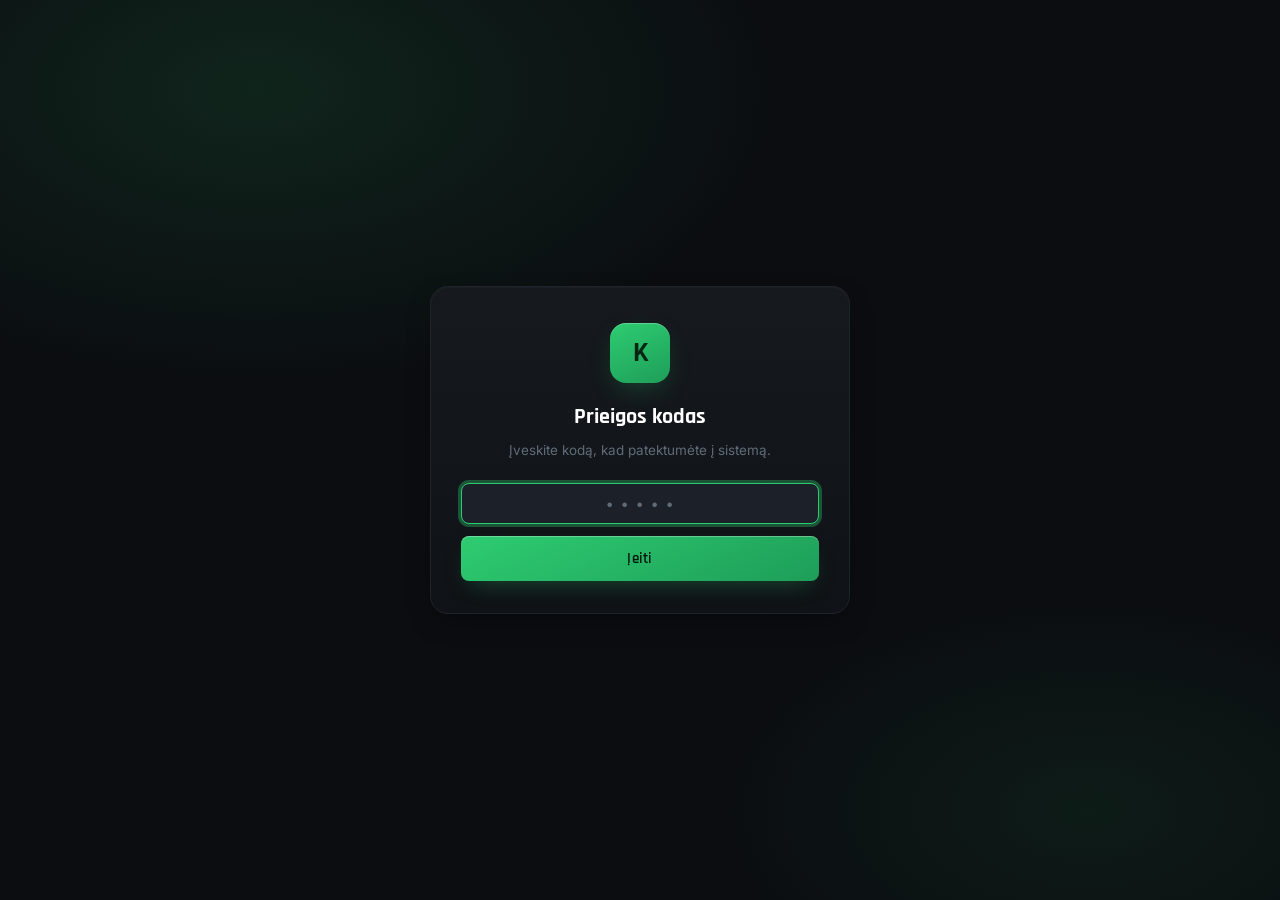
<file: index.html>
<!DOCTYPE html>
<html lang="lt">
<head>
    <meta charset="UTF-8">
    <meta name="viewport" content="width=device-width, initial-scale=1.0">
    <title>KFL Skelbimų Centras + Manager</title>
    <link rel="preconnect" href="https://fonts.googleapis.com">
    <link rel="preconnect" href="https://fonts.gstatic.com" crossorigin>
    <link href="https://fonts.googleapis.com/css2?family=Rajdhani:wght@500;600;700&family=Inter:wght@400;500;600;700&display=swap" rel="stylesheet">
    <link rel="stylesheet" href="style.css">
</head>
<body>

<script>
  (function () {
    try {
      if (localStorage.getItem("kfl_access_v2") === "granted") {
        document.documentElement.classList.add("kfl-unlocked");
      }
    } catch (e) {}
  })();
</script>

<!-- PRIEIGOS UŽSKLANDA -->
<div class="gate-overlay" id="gateOverlay">
  <div class="gate-card" id="gateCard">
    <div class="gate-crest"><span class="gate-crest__mark">K</span></div>
    <div class="gate-content" id="gateContent">
      <h2>Prieigos kodas</h2>
      <p>Įveskite kodą, kad patektumėte į sistemą.</p>
      <form id="gateForm" class="gate-form" novalidate autocomplete="off">
        <input type="text" id="gateInput" class="gate-input" placeholder="• • • • •" autocomplete="off" autocapitalize="characters" spellcheck="false" maxlength="12">
        <button type="submit" class="btn btn--primary gate-submit"><span>Įeiti</span></button>
      </form>
      <p class="gate-error" id="gateError" hidden>Neteisingas kodas. Bandykite dar kartą.</p>
    </div>

    <div class="gate-coach" id="gateCoach" hidden>
      <h2>Komandos pavadinimas</h2>
      <p>Įveskite savo komandos pavadinimą.</p>
      <form id="coachForm" class="gate-form" novalidate>
        <input type="text" id="coachTeamName" class="gate-input" placeholder="Komandos pavadinimas" autocomplete="off">
        <button type="submit" class="btn btn--primary gate-submit"><span>Išsaugoti</span></button>
      </form>
      <p class="gate-error" id="coachError" hidden>Įveskite komandos pavadinimą.</p>
    </div>

    <div class="gate-success" id="gateSuccess" hidden>
      <div class="gate-success__ring"></div>
      <div class="gate-success__ring gate-success__ring--2"></div>
      <span class="gate-success__icon">✓</span>
      <p id="gateSuccessText">Prieiga suteikta</p>
    </div>
  </div>
</div>

<div class="pitch-lines" aria-hidden="true"></div>

<!-- PAGRINDINIS TURINYS -->
<div class="app" id="appRoot">
  <header class="header">
    <div class="header__brand">
      <div class="crest"><span class="crest__mark">K</span></div>
      <div class="header__text">
        <h1>KFL <span>Sistema</span></h1>
        <p id="headerSubtitle">Klasės Futbolo Lyga · Valdymas</p>
      </div>
    </div>
    <div class="header__user" id="headerUser"></div>
  </header>

  <nav class="main-nav">
    <button class="nav-btn is-active" data-section="announcements" id="navAnnouncements">📢 Pranešimai</button>
    <button class="nav-btn" data-section="schedule" id="navSchedule">🗓️ Tvarkaraštis</button>
    <button class="nav-btn" data-section="results" id="navResults">🏆 Rezultatai</button>
    <button class="nav-btn nav-btn--manager" data-section="manager" id="navManager">⚽ KFL Manager</button>
  </nav>

  <main class="layout">
    <!-- SKELBIMŲ CENTRAS -->
    <section class="panel panel--form" id="sectionAnnouncements">
      <div class="card">
        <div class="card__head">
          <span class="card__eyebrow">01 · Turinys</span>
          <h2>Pranešimo turinys</h2>
        </div>
        <form id="announcementForm" class="form" novalidate>
          <div class="field">
            <label for="annTitle">Antraštė</label>
            <input type="text" id="annTitle" placeholder="Pvz. Naujas sezonas prasideda!" autocomplete="off">
          </div>
          <div class="field">
            <label for="annContent">Žinutės tekstas</label>
            <textarea id="annContent" rows="6" placeholder="Parašykite pranešimo turinį..."></textarea>
          </div>
          <div class="field">
            <label for="annEmoji">Emoji <span class="field__hint">(neprivaloma)</span></label>
            <input type="text" id="annEmoji" placeholder="⚽" maxlength="4" autocomplete="off">
          </div>
          <button type="submit" class="btn btn--primary">Siųsti į Discord</button>
        </form>
      </div>
    </section>

    <section class="panel panel--form" id="sectionSchedule" hidden>
      <div class="card">
        <div class="card__head">
          <span class="card__eyebrow">01 · Turinys</span>
          <h2>Tvarkaraščio informacija</h2>
        </div>
        <form id="scheduleForm" class="form" novalidate>
          <div class="field">
            <label for="scheduleText">Aprašymas / tvarkaraštis</label>
            <textarea id="scheduleText" rows="10" placeholder="Įrašykite visą tvarkaraštį arba informaciją..."></textarea>
          </div>
          <button type="submit" class="btn btn--primary">Siųsti į Discord</button>
        </form>
      </div>
    </section>

    <section class="panel panel--form" id="sectionResults" hidden>
      <div class="card">
        <div class="card__head">
          <span class="card__eyebrow">01 · Turinys</span>
          <h2>Rungtynių rezultatas</h2>
        </div>
        <form id="resultsForm" class="form" novalidate>
          <div class="field-row">
            <div class="field">
              <label for="resTeamA">Komanda A</label>
              <input type="text" id="resTeamA" list="teamsList" placeholder="Komanda A" autocomplete="off">
            </div>
            <div class="field field--score">
              <label for="resScoreA">Įvarčiai</label>
              <input type="number" id="resScoreA" min="0" max="99" placeholder="0">
            </div>
          </div>
          <div class="field-row">
            <div class="field">
              <label for="resTeamB">Komanda B</label>
              <input type="text" id="resTeamB" list="teamsList" placeholder="Komanda B" autocomplete="off">
            </div>
            <div class="field field--score">
              <label for="resScoreB">Įvarčiai</label>
              <input type="number" id="resScoreB" min="0" max="99" placeholder="0">
            </div>
          </div>
          <datalist id="teamsList"></datalist>
          <button type="submit" class="btn btn--primary">Siųsti į Discord</button>
        </form>
      </div>
    </section>

    <!-- KFL MANAGER -->
    <section class="panel panel--manager" id="sectionManager" hidden>
      <div class="manager-header">
        <h2>⚽ KFL MANAGER</h2>
        <div class="budget-box" id="budgetBox">
          <div><span>Biudžetas:</span> <strong id="budgetTotal">150,000,000 €</strong></div>
          <div><span>Išleista:</span> <strong id="budgetSpent">0 €</strong></div>
          <div><span>Liko:</span> <strong id="budgetLeft">150,000,000 €</strong></div>
        </div>
      </div>

      <div class="manager-columns">
        <!-- MY TEAM -->
        <div class="card team-card">
          <div class="card__head">
            <span class="card__eyebrow">My Team</span>
            <h2 id="myTeamTitle">Mano komanda</h2>
          </div>
          <div id="myTeamList" class="player-list"></div>
        </div>

        <!-- TRANSFER MARKET -->
        <div class="card market-card">
          <div class="card__head">
            <span class="card__eyebrow">Transfer Market</span>
            <h2>Žaidėjų rinka</h2>
          </div>
          <div id="marketList" class="player-list"></div>
        </div>
      </div>

      <!-- ADMIN VALDYMAS -->
      <div class="card admin-panel" id="adminPanel" hidden>
        <div class="card__head">
          <span class="card__eyebrow">Admin</span>
          <h2>Žaidėjų valdymas</h2>
        </div>
        <div id="adminPlayerList" class="admin-player-list"></div>
      </div>

      <!-- TRANSFER HISTORY -->
      <div class="card history-card">
        <div class="card__head">
          <span class="card__eyebrow">Istorija</span>
          <h2>Transferų istorija</h2>
        </div>
        <div id="transferHistory" class="transfer-history"></div>
      </div>
    </section>
  </main>

  <footer class="footer">
    <p>KFL Sistema — duomenys saugomi lokaliai naršyklėje.</p>
  </footer>
</div>

<div class="toast-container" id="toastContainer" aria-live="polite"></div>

<script src="script.js"></script>
</body>
</html>
</file>
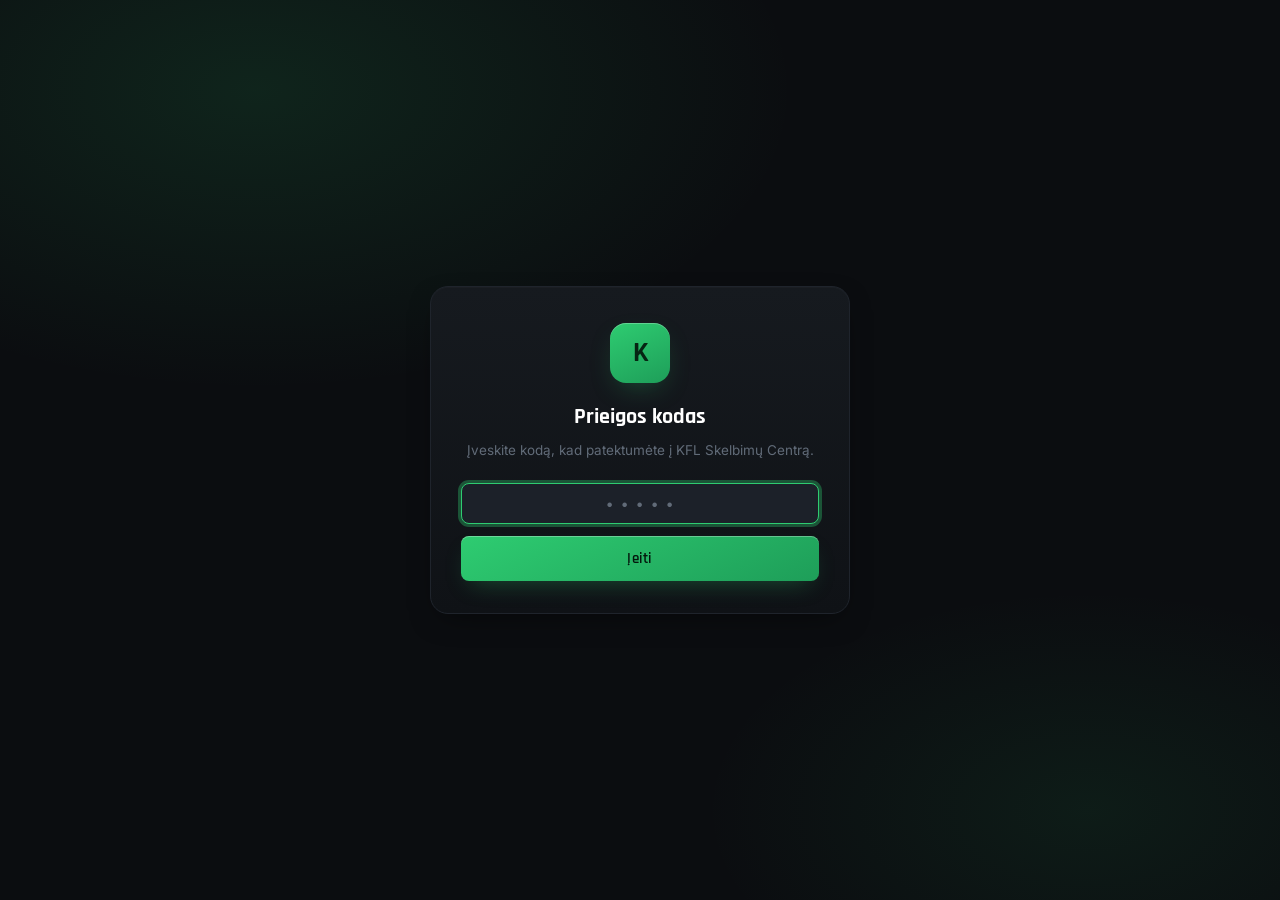
<file: index-3.html>
<!DOCTYPE html>
<html lang="lt">
<head>
<meta charset="UTF-8">
<meta name="viewport" content="width=device-width, initial-scale=1.0">
<title>KFL Skelbimų Centras</title>
<link rel="preconnect" href="https://fonts.googleapis.com">
<link rel="preconnect" href="https://fonts.gstatic.com" crossorigin>
<link href="https://fonts.googleapis.com/css2?family=Rajdhani:wght@500;600;700&family=Inter:wght@400;500;600;700&display=swap" rel="stylesheet">
<link rel="stylesheet" href="style.css">
</head>
<body>

<!-- Sinchroniškai patikriname, ar prieiga jau suteikta anksčiau, kad puslapis
     nemirksėtų prieš paslėpiant turinį už kodo užsklandos. -->
<script>
  (function () {
    try {
      if (localStorage.getItem("kfl_access_granted") === "true") {
        document.documentElement.classList.add("kfl-unlocked");
      }
    } catch (e) {}
  })();
</script>

<!-- ============== PRIEIGOS UŽSKLANDA ============== -->
<div class="gate-overlay" id="gateOverlay">
  <div class="gate-card" id="gateCard">

    <div class="gate-crest">
      <span class="gate-crest__mark">K</span>
    </div>

    <div class="gate-content" id="gateContent">
      <h2>Prieigos kodas</h2>
      <p>Įveskite kodą, kad patektumėte į KFL Skelbimų Centrą.</p>

      <form id="gateForm" class="gate-form" novalidate autocomplete="off">
        <input
          type="text"
          id="gateInput"
          class="gate-input"
          placeholder="• • • • •"
          autocomplete="off"
          autocapitalize="characters"
          spellcheck="false"
          maxlength="12">
        <button type="submit" class="btn btn--primary gate-submit">
          <span>Įeiti</span>
        </button>
      </form>

      <p class="gate-error" id="gateError" hidden>Neteisingas kodas. Bandykite dar kartą.</p>
    </div>

    <div class="gate-success" id="gateSuccess" hidden>
      <div class="gate-success__ring"></div>
      <div class="gate-success__ring gate-success__ring--2"></div>
      <span class="gate-success__icon">✓</span>
      <p>Prieiga suteikta</p>
    </div>

  </div>
</div>

<div class="pitch-lines" aria-hidden="true"></div>

<div class="app" id="appRoot">

  <!-- HEADER -->
  <header class="header">
    <div class="header__brand">
      <div class="crest">
        <span class="crest__mark">K</span>
      </div>
      <div class="header__text">
        <h1>KFL <span>Skelbimų Centras</span></h1>
        <p>Klasės Futbolo Lyga · Discord administravimas</p>
      </div>
    </div>
    <div class="header__status" id="connectionStatus">
      <span class="status-dot" id="statusDot"></span>
      <span id="statusLabel">Webhook'ai nesukonfigūruoti</span>
    </div>
  </header>

  <main class="layout">

    <!-- LEFT: CONTROLS -->
    <section class="panel panel--form">

      <div class="card">
        <div class="card__head">
          <span class="card__eyebrow">01 · Kanalas</span>
          <h2>Kur siunčiame?</h2>
        </div>

        <div class="channel-grid" id="channelGrid">
          <button class="channel-card is-active" data-channel="announcements" type="button">
            <span class="channel-card__icon">📢</span>
            <span class="channel-card__name"># pranešimai</span>
            <span class="channel-card__desc">Bendri lygos pranešimai</span>
          </button>
          <button class="channel-card" data-channel="schedule" type="button">
            <span class="channel-card__icon">🗓️</span>
            <span class="channel-card__name"># tvarkaraštis</span>
            <span class="channel-card__desc">Rungtynių grafikas</span>
          </button>
          <button class="channel-card" data-channel="results" type="button">
            <span class="channel-card__icon">🏆</span>
            <span class="channel-card__name"># rezultatai</span>
            <span class="channel-card__desc">Rungtynių rezultatai</span>
          </button>
        </div>
      </div>

      <div class="card">
        <div class="card__head">
          <span class="card__eyebrow">02 · Turinys</span>
          <h2 id="contentCardTitle">Žinutės turinys</h2>
        </div>

        <form id="messageForm" class="form" novalidate>

          <!-- ================= PRANEŠIMAI ================= -->
          <div class="field-group" data-fields="announcements">

            <div class="field">
              <label for="emojiInput">Emoji <span class="field__hint">(neprivaloma)</span></label>
              <input type="text" id="emojiInput" placeholder="⚽" maxlength="4" autocomplete="off">
            </div>

            <div class="field">
              <label for="titleInput">Antraštė</label>
              <input type="text" id="titleInput" placeholder="Pvz. Naujas sezonas prasideda!" autocomplete="off">
            </div>

            <div class="field">
              <label for="contentInput">Žinutės tekstas</label>
              <textarea id="contentInput" rows="6" placeholder="Parašykite pranešimo turinį..."></textarea>
              <div class="field__footer">
                <span class="field__hint">Ctrl / ⌘ + Enter — greitas siuntimas</span>
                <span class="field__hint"><span id="charCount">0</span> simbolių</span>
              </div>
            </div>

          </div>

          <!-- ================= TVARKARAŠTIS ================= -->
          <div class="field-group" data-fields="schedule" hidden>

            <div class="field">
              <label for="scheduleRound">Turas / diena Nr.</label>
              <select id="scheduleRound"></select>
            </div>

            <div class="field-row">
              <div class="field">
                <label for="scheduleTeamA">Komanda A</label>
                <input type="text" id="scheduleTeamA" list="teamsList" placeholder="Pvz. 8a klasė" autocomplete="off">
              </div>
              <div class="field field--vs">
                <span>vs</span>
              </div>
              <div class="field">
                <label for="scheduleTeamB">Komanda B</label>
                <input type="text" id="scheduleTeamB" list="teamsList" placeholder="Pvz. 8b klasė" autocomplete="off">
              </div>
            </div>

            <div class="team-chips" id="scheduleTeamChips" data-target-group="schedule"></div>

            <div class="field-row">
              <div class="field">
                <label for="scheduleDate">Data</label>
                <input type="date" id="scheduleDate">
              </div>
              <div class="field">
                <label for="scheduleTime">Laikas</label>
                <input type="time" id="scheduleTime">
              </div>
            </div>

            <div class="field">
              <label for="scheduleVenue">Vieta <span class="field__hint">(neprivaloma)</span></label>
              <input type="text" id="scheduleVenue" placeholder="Pvz. Mokyklos stadionas" autocomplete="off">
            </div>

            <div class="field">
              <label for="scheduleNotes">Papildoma informacija <span class="field__hint">(neprivaloma)</span></label>
              <textarea id="scheduleNotes" rows="3" placeholder="Pvz. atvykti 15 min. anksčiau"></textarea>
            </div>

          </div>

          <!-- ================= REZULTATAI ================= -->
          <div class="field-group" data-fields="results" hidden>

            <div class="field">
              <label for="resultsRound">Kelintas turas / diena žaista</label>
              <select id="resultsRound"></select>
            </div>

            <div class="field-row">
              <div class="field">
                <label for="resultsTeamA">Komanda A</label>
                <input type="text" id="resultsTeamA" list="teamsList" placeholder="Pvz. 8a klasė" autocomplete="off">
              </div>
              <div class="field field--score">
                <label for="resultsScoreA">Įvarčiai</label>
                <input type="number" id="resultsScoreA" min="0" max="99" inputmode="numeric" placeholder="0">
              </div>
            </div>

            <div class="field-row">
              <div class="field">
                <label for="resultsTeamB">Komanda B</label>
                <input type="text" id="resultsTeamB" list="teamsList" placeholder="Pvz. 8b klasė" autocomplete="off">
              </div>
              <div class="field field--score">
                <label for="resultsScoreB">Įvarčiai</label>
                <input type="number" id="resultsScoreB" min="0" max="99" inputmode="numeric" placeholder="0">
              </div>
            </div>

            <div class="team-chips" id="resultsTeamChips" data-target-group="results"></div>

            <p class="winner-preview" id="winnerPreview">Įveskite rezultatą, kad pamatytumėte nugalėtoją.</p>

            <div class="field">
              <label for="resultsNotes">Papildomos pastabos <span class="field__hint">(neprivaloma)</span></label>
              <textarea id="resultsNotes" rows="3" placeholder="Pvz. geriausias žaidėjas, įvarčių autoriai..."></textarea>
            </div>

          </div>

          <datalist id="teamsList"></datalist>

          <!-- shared color picker -->
          <div class="field">
            <label for="colorInput">Juostos spalva</label>
            <div class="color-row">
              <input type="color" id="colorInput" value="#2ecc71">
              <div class="color-presets" id="colorPresets">
                <button type="button" class="swatch" style="--c:#2ecc71" data-color="#2ecc71" aria-label="Žalia"></button>
                <button type="button" class="swatch" style="--c:#3498db" data-color="#3498db" aria-label="Mėlyna"></button>
                <button type="button" class="swatch" style="--c:#f1c40f" data-color="#f1c40f" aria-label="Geltona"></button>
                <button type="button" class="swatch" style="--c:#e74c3c" data-color="#e74c3c" aria-label="Raudona"></button>
              </div>
            </div>
          </div>

          <button type="submit" class="btn btn--primary" id="sendBtn">
            <span class="btn__icon">➤</span>
            <span>Siųsti į Discord</span>
          </button>
        </form>
      </div>

      <div class="card card--collapsible" id="webhookCard">
        <button class="card__head card__head--toggle" id="webhookToggle" type="button" aria-expanded="false">
          <div>
            <span class="card__eyebrow">03 · Nustatymai</span>
            <h2>Webhook adresai</h2>
          </div>
          <span class="chevron">⌄</span>
        </button>

        <div class="webhook-body" id="webhookBody" hidden>
          <p class="webhook-note">Kiekvienas kanalas turi savo unikalų Discord Webhook URL. Adresai jau įkelti iš anksto — jų keisti nereikia, nebent norite naudoti kitus webhook'us. Pakeitimai saugomi tik šioje naršyklėje ir niekur kitur nesiunčiami. Palikus laukelį tuščią, grąžinamas numatytasis adresas.</p>

          <div class="field">
            <label for="wh-announcements"># pranešimai — Webhook URL</label>
            <input type="url" id="wh-announcements" placeholder="https://discord.com/api/webhooks/...">
          </div>
          <div class="field">
            <label for="wh-schedule"># tvarkaraštis — Webhook URL</label>
            <input type="url" id="wh-schedule" placeholder="https://discord.com/api/webhooks/...">
          </div>
          <div class="field">
            <label for="wh-results"># rezultatai — Webhook URL</label>
            <input type="url" id="wh-results" placeholder="https://discord.com/api/webhooks/...">
          </div>

          <button type="button" class="btn btn--ghost" id="saveWebhooks">Išsaugoti adresus</button>
        </div>
      </div>

    </section>

    <!-- RIGHT: PREVIEW -->
    <section class="panel panel--preview">
      <div class="card card--sticky">
        <div class="card__head">
          <span class="card__eyebrow">Peržiūra</span>
          <h2>Kaip atrodys Discord'e</h2>
        </div>

        <div class="discord-mock">
          <div class="discord-mock__channel">
            <span id="previewChannelIcon">📢</span>
            <span id="previewChannelName">pranešimai</span>
          </div>

          <div class="discord-message">
            <div class="discord-message__avatar">K</div>
            <div class="discord-message__body">
              <div class="discord-message__meta">
                <span class="discord-message__author">KFL Botas</span>
                <span class="discord-message__tag">BOT</span>
                <span class="discord-message__time" id="previewTime">šiandien 00:00</span>
              </div>

              <div class="embed" id="embedPreview" style="--embed-color:#2ecc71">
                <div class="embed__title" id="previewTitle">Antraštė bus čia</div>
                <div class="embed__desc" id="previewContent">Jūsų žinutės tekstas atsiras čia, kai pradėsite rašyti.</div>
                <div class="embed__footer">
                  <div class="embed__footer-icon">K</div>
                  <span>KFL · Klasės Futbolo Lyga</span>
                  <span class="embed__dot">•</span>
                  <span id="previewFooterTime">šiandien 00:00</span>
                </div>
              </div>
            </div>
          </div>
        </div>

        <p class="preview-hint">Tikroji žinutė Discord'e gali šiek tiek skirtis priklausomai nuo jūsų kliento nustatymų.</p>
      </div>
    </section>

  </main>

  <footer class="footer">
    <p>KFL Skelbimų Centras — sukurta klasės futbolo lygai. Duomenys saugomi tik lokaliai jūsų naršyklėje.</p>
  </footer>
</div>

<!-- TOAST -->
<div class="toast-container" id="toastContainer" aria-live="polite"></div>

<script src="script.js"></script>
</body>
</html>
</file>
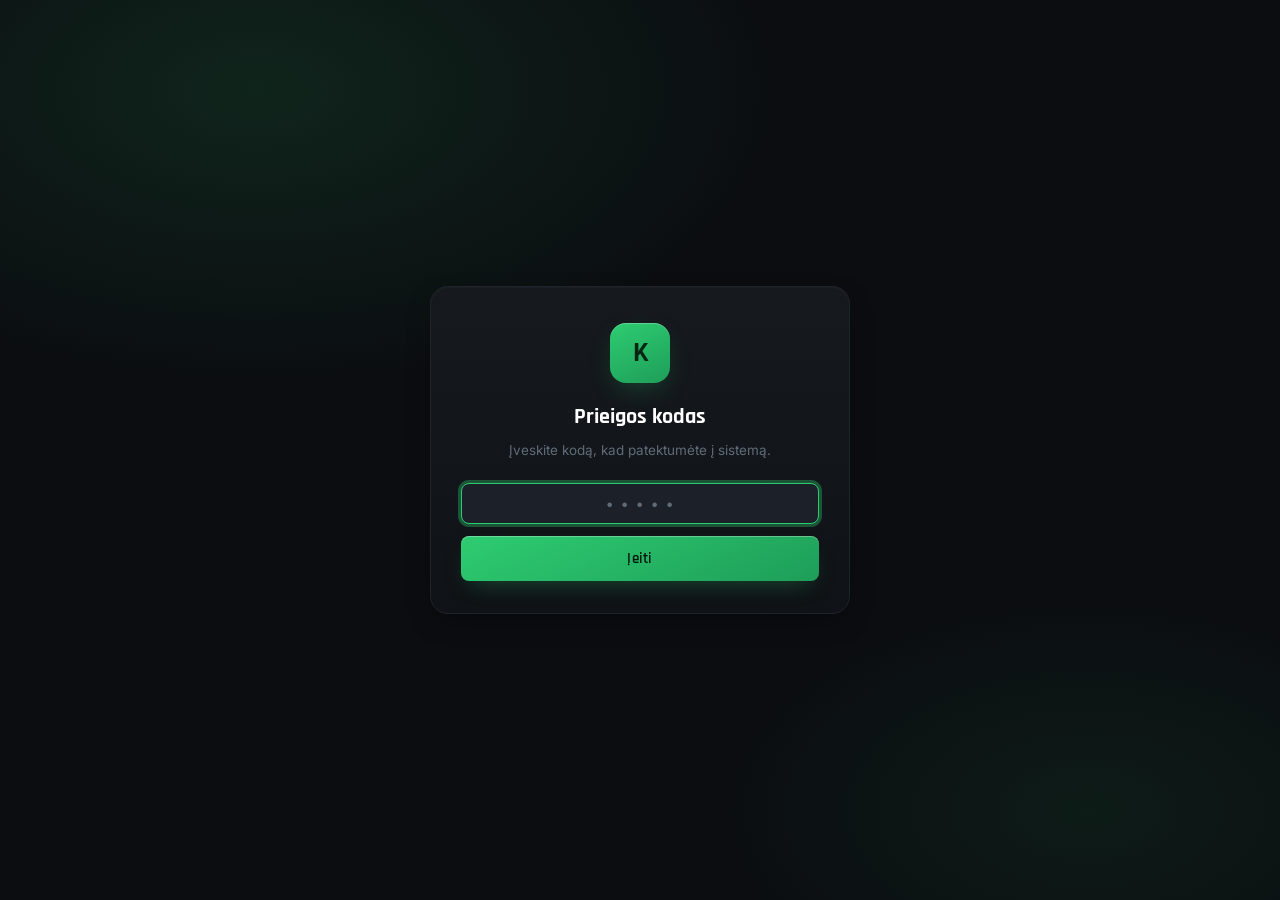
<file: index-4.html>
<!DOCTYPE html>
<html lang="lt">
<head>
    <meta charset="UTF-8">
    <meta name="viewport" content="width=device-width, initial-scale=1.0">
    <title>KFL Skelbimų Centras + Manager</title>
    <link rel="preconnect" href="https://fonts.googleapis.com">
    <link rel="preconnect" href="https://fonts.gstatic.com" crossorigin>
    <link href="https://fonts.googleapis.com/css2?family=Rajdhani:wght@500;600;700&family=Inter:wght@400;500;600;700&display=swap" rel="stylesheet">
    <link rel="stylesheet" href="style.css">
</head>
<body>

<!-- Sinchroninis atrakinimo patikrinimas, kad puslapis nemirksėtų -->
<script>
  (function () {
    try {
      if (localStorage.getItem("kfl_access_v2") === "granted") {
        document.documentElement.classList.add("kfl-unlocked");
      }
    } catch (e) {}
  })();
</script>

<!-- PRIEIGOS UŽSKLANDA -->
<div class="gate-overlay" id="gateOverlay">
  <div class="gate-card" id="gateCard">
    <div class="gate-crest"><span class="gate-crest__mark">K</span></div>
    <div class="gate-content" id="gateContent">
      <h2>Prieigos kodas</h2>
      <p>Įveskite kodą, kad patektumėte į sistemą.</p>
      <form id="gateForm" class="gate-form" novalidate autocomplete="off">
        <input type="text" id="gateInput" class="gate-input" placeholder="• • • • •" autocomplete="off" autocapitalize="characters" spellcheck="false" maxlength="12">
        <button type="submit" class="btn btn--primary gate-submit"><span>Įeiti</span></button>
      </form>
      <p class="gate-error" id="gateError" hidden>Neteisingas kodas. Bandykite dar kartą.</p>
    </div>

    <!-- Papildomas komandos pavadinimo laukas treneriui -->
    <div class="gate-coach" id="gateCoach" hidden>
      <h2>Komandos pavadinimas</h2>
      <p>Įveskite savo komandos pavadinimą.</p>
      <form id="coachForm" class="gate-form" novalidate>
        <input type="text" id="coachTeamName" class="gate-input" placeholder="Komandos pavadinimas" autocomplete="off">
        <button type="submit" class="btn btn--primary gate-submit"><span>Išsaugoti</span></button>
      </form>
      <p class="gate-error" id="coachError" hidden>Įveskite komandos pavadinimą.</p>
    </div>

    <div class="gate-success" id="gateSuccess" hidden>
      <div class="gate-success__ring"></div>
      <div class="gate-success__ring gate-success__ring--2"></div>
      <span class="gate-success__icon">✓</span>
      <p id="gateSuccessText">Prieiga suteikta</p>
    </div>
  </div>
</div>

<div class="pitch-lines" aria-hidden="true"></div>

<!-- PAGRINDINIS TURINYS -->
<div class="app" id="appRoot">
  <header class="header">
    <div class="header__brand">
      <div class="crest"><span class="crest__mark">K</span></div>
      <div class="header__text">
        <h1>KFL <span>Sistema</span></h1>
        <p id="headerSubtitle">Klasės Futbolo Lyga · Valdymas</p>
      </div>
    </div>
    <div class="header__user" id="headerUser"></div>
  </header>

  <nav class="main-nav">
    <button class="nav-btn is-active" data-section="announcements">📢 Pranešimai</button>
    <button class="nav-btn" data-section="schedule">🗓️ Tvarkaraštis</button>
    <button class="nav-btn" data-section="results">🏆 Rezultatai</button>
    <button class="nav-btn nav-btn--manager" data-section="manager">⚽ KFL Manager</button>
  </nav>

  <main class="layout">
    <!-- SKELBIMŲ CENTRAS -->
    <section class="panel panel--form" id="sectionAnnouncements">
      <div class="card">
        <div class="card__head">
          <span class="card__eyebrow">01 · Turinys</span>
          <h2>Pranešimo turinys</h2>
        </div>
        <form id="announcementForm" class="form" novalidate>
          <div class="field">
            <label for="annTitle">Antraštė</label>
            <input type="text" id="annTitle" placeholder="Pvz. Naujas sezonas prasideda!" autocomplete="off">
          </div>
          <div class="field">
            <label for="annContent">Žinutės tekstas</label>
            <textarea id="annContent" rows="6" placeholder="Parašykite pranešimo turinį..."></textarea>
          </div>
          <div class="field">
            <label for="annEmoji">Emoji <span class="field__hint">(neprivaloma)</span></label>
            <input type="text" id="annEmoji" placeholder="⚽" maxlength="4" autocomplete="off">
          </div>
          <button type="submit" class="btn btn--primary">Siųsti į Discord</button>
        </form>
      </div>
    </section>

    <section class="panel panel--form" id="sectionSchedule" hidden>
      <div class="card">
        <div class="card__head">
          <span class="card__eyebrow">01 · Turinys</span>
          <h2>Tvarkaraščio informacija</h2>
        </div>
        <form id="scheduleForm" class="form" novalidate>
          <div class="field">
            <label for="scheduleText">Aprašymas / tvarkaraštis</label>
            <textarea id="scheduleText" rows="10" placeholder="Įrašykite visą tvarkaraštį arba informaciją..."></textarea>
          </div>
          <button type="submit" class="btn btn--primary">Siųsti į Discord</button>
        </form>
      </div>
    </section>

    <section class="panel panel--form" id="sectionResults" hidden>
      <div class="card">
        <div class="card__head">
          <span class="card__eyebrow">01 · Turinys</span>
          <h2>Rungtynių rezultatas</h2>
        </div>
        <form id="resultsForm" class="form" novalidate>
          <div class="field-row">
            <div class="field">
              <label for="resTeamA">Komanda A</label>
              <input type="text" id="resTeamA" list="teamsList" placeholder="Komanda A" autocomplete="off">
            </div>
            <div class="field field--score">
              <label for="resScoreA">Įvarčiai</label>
              <input type="number" id="resScoreA" min="0" max="99" placeholder="0">
            </div>
          </div>
          <div class="field-row">
            <div class="field">
              <label for="resTeamB">Komanda B</label>
              <input type="text" id="resTeamB" list="teamsList" placeholder="Komanda B" autocomplete="off">
            </div>
            <div class="field field--score">
              <label for="resScoreB">Įvarčiai</label>
              <input type="number" id="resScoreB" min="0" max="99" placeholder="0">
            </div>
          </div>
          <datalist id="teamsList"></datalist>
          <button type="submit" class="btn btn--primary">Siųsti į Discord</button>
        </form>
      </div>
    </section>

    <!-- KFL MANAGER -->
    <section class="panel panel--manager" id="sectionManager" hidden>
      <div class="manager-header">
        <h2>⚽ KFL MANAGER</h2>
        <div class="budget-box" id="budgetBox">
          <div><span>Biudžetas:</span> <strong id="budgetTotal">150,000,000 €</strong></div>
          <div><span>Išleista:</span> <strong id="budgetSpent">0 €</strong></div>
          <div><span>Liko:</span> <strong id="budgetLeft">150,000,000 €</strong></div>
        </div>
      </div>

      <div class="manager-columns">
        <!-- MY TEAM -->
        <div class="card team-card">
          <div class="card__head">
            <span class="card__eyebrow">My Team</span>
            <h2 id="myTeamTitle">Mano komanda</h2>
          </div>
          <div id="myTeamList" class="player-list"></div>
        </div>

        <!-- TRANSFER MARKET -->
        <div class="card market-card">
          <div class="card__head">
            <span class="card__eyebrow">Transfer Market</span>
            <h2>Žaidėjų rinka</h2>
          </div>
          <div id="marketList" class="player-list"></div>
        </div>
      </div>

      <!-- ADMIN VALDYMAS -->
      <div class="card admin-panel" id="adminPanel" hidden>
        <div class="card__head">
          <span class="card__eyebrow">Admin</span>
          <h2>Žaidėjų valdymas</h2>
        </div>
        <div id="adminPlayerList" class="admin-player-list"></div>
      </div>

      <!-- TRANSFER HISTORY -->
      <div class="card history-card">
        <div class="card__head">
          <span class="card__eyebrow">Istorija</span>
          <h2>Transferų istorija</h2>
        </div>
        <div id="transferHistory" class="transfer-history"></div>
      </div>
    </section>
  </main>

  <footer class="footer">
    <p>KFL Sistema — duomenys saugomi lokaliai naršyklėje.</p>
  </footer>
</div>

<div class="toast-container" id="toastContainer" aria-live="polite"></div>

<script src="script.js"></script>
</body>
</html>
</file>
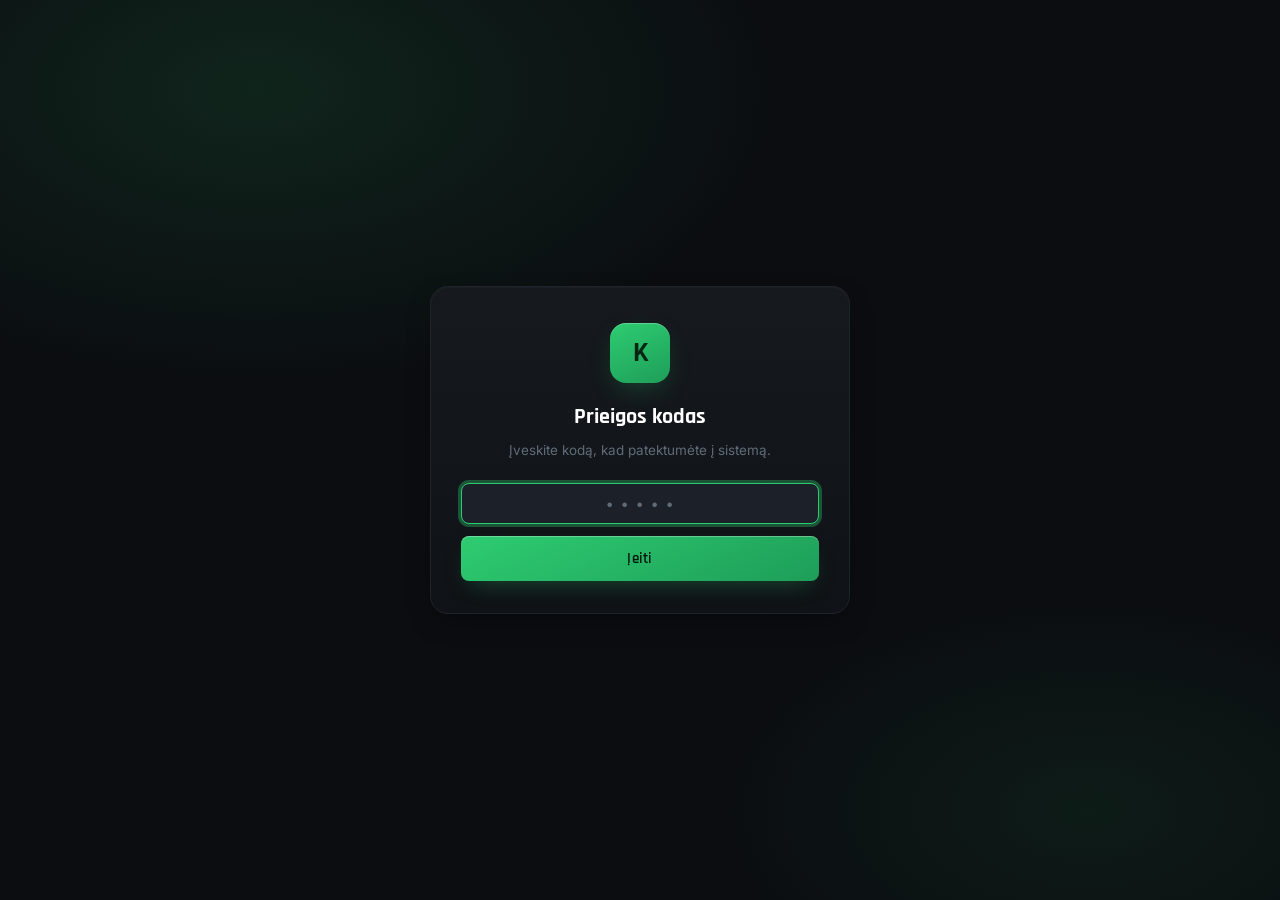
<file: index-5.html>
<!DOCTYPE html>
<html lang="lt">
<head>
    <meta charset="UTF-8">
    <meta name="viewport" content="width=device-width, initial-scale=1.0">
    <title>KFL Skelbimų Centras + Manager</title>
    <link rel="preconnect" href="https://fonts.googleapis.com">
    <link rel="preconnect" href="https://fonts.gstatic.com" crossorigin>
    <link href="https://fonts.googleapis.com/css2?family=Rajdhani:wght@500;600;700&family=Inter:wght@400;500;600;700&display=swap" rel="stylesheet">
    <link rel="stylesheet" href="style.css">
</head>
<body>

<script>
  (function () {
    try {
      if (localStorage.getItem("kfl_access_v2") === "granted") {
        document.documentElement.classList.add("kfl-unlocked");
      }
    } catch (e) {}
  })();
</script>

<!-- PRIEIGOS UŽSKLANDA -->
<div class="gate-overlay" id="gateOverlay">
  <div class="gate-card" id="gateCard">
    <div class="gate-crest"><span class="gate-crest__mark">K</span></div>
    <div class="gate-content" id="gateContent">
      <h2>Prieigos kodas</h2>
      <p>Įveskite kodą, kad patektumėte į sistemą.</p>
      <form id="gateForm" class="gate-form" novalidate autocomplete="off">
        <input type="text" id="gateInput" class="gate-input" placeholder="• • • • •" autocomplete="off" autocapitalize="characters" spellcheck="false" maxlength="12">
        <button type="submit" class="btn btn--primary gate-submit"><span>Įeiti</span></button>
      </form>
      <p class="gate-error" id="gateError" hidden>Neteisingas kodas. Bandykite dar kartą.</p>
    </div>

    <div class="gate-coach" id="gateCoach" hidden>
      <h2>Komandos pavadinimas</h2>
      <p>Įveskite savo komandos pavadinimą.</p>
      <form id="coachForm" class="gate-form" novalidate>
        <input type="text" id="coachTeamName" class="gate-input" placeholder="Komandos pavadinimas" autocomplete="off">
        <button type="submit" class="btn btn--primary gate-submit"><span>Išsaugoti</span></button>
      </form>
      <p class="gate-error" id="coachError" hidden>Įveskite komandos pavadinimą.</p>
    </div>

    <div class="gate-success" id="gateSuccess" hidden>
      <div class="gate-success__ring"></div>
      <div class="gate-success__ring gate-success__ring--2"></div>
      <span class="gate-success__icon">✓</span>
      <p id="gateSuccessText">Prieiga suteikta</p>
    </div>
  </div>
</div>

<div class="pitch-lines" aria-hidden="true"></div>

<!-- PAGRINDINIS TURINYS -->
<div class="app" id="appRoot">
  <header class="header">
    <div class="header__brand">
      <div class="crest"><span class="crest__mark">K</span></div>
      <div class="header__text">
        <h1>KFL <span>Sistema</span></h1>
        <p id="headerSubtitle">Klasės Futbolo Lyga · Valdymas</p>
      </div>
    </div>
    <div class="header__user" id="headerUser"></div>
  </header>

  <nav class="main-nav">
    <button class="nav-btn is-active" data-section="announcements" id="navAnnouncements">📢 Pranešimai</button>
    <button class="nav-btn" data-section="schedule" id="navSchedule">🗓️ Tvarkaraštis</button>
    <button class="nav-btn" data-section="results" id="navResults">🏆 Rezultatai</button>
    <button class="nav-btn nav-btn--manager" data-section="manager" id="navManager">⚽ KFL Manager</button>
  </nav>

  <main class="layout">
    <!-- SKELBIMŲ CENTRAS -->
    <section class="panel panel--form" id="sectionAnnouncements">
      <div class="card">
        <div class="card__head">
          <span class="card__eyebrow">01 · Turinys</span>
          <h2>Pranešimo turinys</h2>
        </div>
        <form id="announcementForm" class="form" novalidate>
          <div class="field">
            <label for="annTitle">Antraštė</label>
            <input type="text" id="annTitle" placeholder="Pvz. Naujas sezonas prasideda!" autocomplete="off">
          </div>
          <div class="field">
            <label for="annContent">Žinutės tekstas</label>
            <textarea id="annContent" rows="6" placeholder="Parašykite pranešimo turinį..."></textarea>
          </div>
          <div class="field">
            <label for="annEmoji">Emoji <span class="field__hint">(neprivaloma)</span></label>
            <input type="text" id="annEmoji" placeholder="⚽" maxlength="4" autocomplete="off">
          </div>
          <button type="submit" class="btn btn--primary">Siųsti į Discord</button>
        </form>
      </div>
    </section>

    <section class="panel panel--form" id="sectionSchedule" hidden>
      <div class="card">
        <div class="card__head">
          <span class="card__eyebrow">01 · Turinys</span>
          <h2>Tvarkaraščio informacija</h2>
        </div>
        <form id="scheduleForm" class="form" novalidate>
          <div class="field">
            <label for="scheduleText">Aprašymas / tvarkaraštis</label>
            <textarea id="scheduleText" rows="10" placeholder="Įrašykite visą tvarkaraštį arba informaciją..."></textarea>
          </div>
          <button type="submit" class="btn btn--primary">Siųsti į Discord</button>
        </form>
      </div>
    </section>

    <section class="panel panel--form" id="sectionResults" hidden>
      <div class="card">
        <div class="card__head">
          <span class="card__eyebrow">01 · Turinys</span>
          <h2>Rungtynių rezultatas</h2>
        </div>
        <form id="resultsForm" class="form" novalidate>
          <div class="field-row">
            <div class="field">
              <label for="resTeamA">Komanda A</label>
              <input type="text" id="resTeamA" list="teamsList" placeholder="Komanda A" autocomplete="off">
            </div>
            <div class="field field--score">
              <label for="resScoreA">Įvarčiai</label>
              <input type="number" id="resScoreA" min="0" max="99" placeholder="0">
            </div>
          </div>
          <div class="field-row">
            <div class="field">
              <label for="resTeamB">Komanda B</label>
              <input type="text" id="resTeamB" list="teamsList" placeholder="Komanda B" autocomplete="off">
            </div>
            <div class="field field--score">
              <label for="resScoreB">Įvarčiai</label>
              <input type="number" id="resScoreB" min="0" max="99" placeholder="0">
            </div>
          </div>
          <datalist id="teamsList"></datalist>
          <button type="submit" class="btn btn--primary">Siųsti į Discord</button>
        </form>
      </div>
    </section>

    <!-- KFL MANAGER -->
    <section class="panel panel--manager" id="sectionManager" hidden>
      <div class="manager-header">
        <h2>⚽ KFL MANAGER</h2>
        <div class="budget-box" id="budgetBox">
          <div><span>Biudžetas:</span> <strong id="budgetTotal">150,000,000 €</strong></div>
          <div><span>Išleista:</span> <strong id="budgetSpent">0 €</strong></div>
          <div><span>Liko:</span> <strong id="budgetLeft">150,000,000 €</strong></div>
        </div>
      </div>

      <div class="manager-columns">
        <!-- MY TEAM -->
        <div class="card team-card">
          <div class="card__head">
            <span class="card__eyebrow">My Team</span>
            <h2 id="myTeamTitle">Mano komanda</h2>
          </div>
          <div id="myTeamList" class="player-list"></div>
        </div>

        <!-- TRANSFER MARKET -->
        <div class="card market-card">
          <div class="card__head">
            <span class="card__eyebrow">Transfer Market</span>
            <h2>Žaidėjų rinka</h2>
          </div>
          <div id="marketList" class="player-list"></div>
        </div>
      </div>

      <!-- ADMIN VALDYMAS -->
      <div class="card admin-panel" id="adminPanel" hidden>
        <div class="card__head">
          <span class="card__eyebrow">Admin</span>
          <h2>Žaidėjų valdymas</h2>
        </div>
        <div id="adminPlayerList" class="admin-player-list"></div>
      </div>

      <!-- TRANSFER HISTORY -->
      <div class="card history-card">
        <div class="card__head">
          <span class="card__eyebrow">Istorija</span>
          <h2>Transferų istorija</h2>
        </div>
        <div id="transferHistory" class="transfer-history"></div>
      </div>
    </section>
  </main>

  <footer class="footer">
    <p>KFL Sistema — duomenys saugomi lokaliai naršyklėje.</p>
  </footer>
</div>

<div class="toast-container" id="toastContainer" aria-live="polite"></div>

<script src="script.js"></script>
</body>
</html>
</file>
<file: style.css>
/* =========================================================
   KFL — Skelbimų Centras + Manager
   Design tokens
   ========================================================= */
:root{
  --bg:            #0b0d10;
  --bg-alt:        #0f1216;
  --surface:       #161a1f;
  --surface-2:     #1c2129;
  --surface-3:     #232933;
  --border:        #2a313c;
  --border-soft:   #1f242c;

  --text:          #e9edf1;
  --text-dim:      #9aa4b2;
  --text-faint:    #616b78;

  --kfl-green:     #2ecc71;
  --kfl-green-dim: #1e9e59;
  --kfl-green-glow: rgba(46,204,113,.35);
  --danger:        #ed4245;
  --danger-glow:   rgba(237,66,69,.3);

  --font-display: 'Rajdhani', 'Inter', sans-serif;
  --font-body: 'Inter', -apple-system, BlinkMacSystemFont, sans-serif;

  --radius-sm: 8px;
  --radius-md: 12px;
  --radius-lg: 18px;

  --shadow-card: 0 1px 0 rgba(255,255,255,.02) inset, 0 10px 30px -12px rgba(0,0,0,.6);
}

*{ box-sizing:border-box; }
html,body{ margin:0; padding:0; }

body{
  background:
    radial-gradient(1200px 600px at 15% -10%, rgba(46,204,113,.08), transparent 60%),
    radial-gradient(900px 500px at 100% 0%, rgba(46,204,113,.05), transparent 55%),
    var(--bg);
  color:var(--text);
  font-family:var(--font-body);
  min-height:100vh;
  line-height:1.5;
  -webkit-font-smoothing:antialiased;
}

::selection{ background:var(--kfl-green-glow); color:#fff; }

.pitch-lines{
  position:fixed; inset:0; z-index:0; pointer-events:none;
  background-image:
    repeating-linear-gradient(0deg, transparent, transparent 119px, rgba(255,255,255,.015) 120px),
    repeating-linear-gradient(90deg, transparent, transparent 119px, rgba(255,255,255,.015) 120px);
  mask-image: radial-gradient(1100px 700px at 20% 0%, #000, transparent 70%);
}

a{ color:inherit; }

/* ============ SVARBU: Užtikrina, kad hidden atributas visada slepia elementą ============ */
[hidden] { display: none !important; }

/* =========================================================
   Access gate
   ========================================================= */
.app{ display:none; }
html.kfl-unlocked .app{ display:block; }
html.kfl-unlocked .gate-overlay{ display:none; }

.gate-overlay{
  position:fixed;
  inset:0;
  z-index:1000;
  display:flex;
  align-items:center;
  justify-content:center;
  padding:20px;
  background:
    radial-gradient(900px 500px at 20% 10%, rgba(46,204,113,.12), transparent 60%),
    radial-gradient(700px 400px at 85% 90%, rgba(46,204,113,.08), transparent 55%),
    var(--bg);
}
.gate-overlay.is-unlocking{
  opacity:0;
  transform:scale(1.04);
  transition:opacity .5s ease, transform .5s ease;
  pointer-events:none;
}

.gate-card{
  position:relative;
  width:100%;
  max-width:420px;
  background:linear-gradient(180deg, var(--surface) 0%, var(--bg-alt) 100%);
  border:1px solid var(--border-soft);
  border-radius:var(--radius-lg);
  padding:36px 30px 32px;
  text-align:center;
  box-shadow:var(--shadow-card);
  animation:gateIn .5s cubic-bezier(.2,.8,.2,1);
}
@keyframes gateIn{
  from{ opacity:0; transform:translateY(14px) scale(.97); }
  to{ opacity:1; transform:translateY(0) scale(1); }
}

.gate-card.is-shaking{ animation:gateShake .4s ease; }
@keyframes gateShake{
  10%, 90% { transform:translateX(-2px); }
  20%, 80% { transform:translateX(4px); }
  30%, 50%, 70% { transform:translateX(-8px); }
  40%, 60% { transform:translateX(8px); }
}

.gate-crest{
  width:60px; height:60px;
  margin:0 auto 18px;
  border-radius:16px;
  background:linear-gradient(155deg, var(--kfl-green) 0%, var(--kfl-green-dim) 100%);
  display:flex; align-items:center; justify-content:center;
  box-shadow:0 10px 28px -10px var(--kfl-green-glow), inset 0 1px 0 rgba(255,255,255,.25);
}
.gate-crest__mark{
  font-family:var(--font-display);
  font-weight:700;
  font-size:28px;
  color:#062513;
  letter-spacing:-1px;
}

.gate-content h2,
.gate-coach h2{
  font-family:var(--font-display);
  font-size:22px;
  font-weight:700;
  color:#fff;
  margin:0 0 6px;
}
.gate-content p,
.gate-coach p{
  font-size:13.5px;
  color:var(--text-faint);
  margin:0 0 22px;
}

.gate-form{
  display:flex;
  flex-direction:column;
  gap:12px;
}

.gate-input{
  width:100%;
  text-align:center;
  letter-spacing:4px;
  font-family:var(--font-display);
  font-weight:600;
  font-size:19px;
  text-transform:uppercase;
  background:var(--bg-alt);
  border:1px solid var(--border);
  border-radius:var(--radius-sm);
  color:var(--text);
  padding:13px;
  transition:border-color .16s ease, box-shadow .16s ease, background .16s ease;
}
.gate-input::placeholder{ letter-spacing:2px; color:var(--text-faint); }
.gate-input:focus{
  outline:none;
  border-color:var(--kfl-green);
  box-shadow:0 0 0 3px var(--kfl-green-glow);
  background:var(--surface-2);
}

.gate-submit{ width:100%; }

.gate-error{
  margin:14px 0 0;
  font-size:13px;
  color:var(--danger);
  animation:fadeIn .2s ease;
}

@keyframes fadeIn{ from{ opacity:0; } to{ opacity:1; } }

.gate-success{
  position:relative;
  display:flex;
  flex-direction:column;
  align-items:center;
  justify-content:center;
  gap:10px;
  padding:26px 0 6px;
  animation:fadeIn .25s ease;
}
.gate-success__icon{
  position:relative;
  z-index:2;
  width:64px; height:64px;
  border-radius:50%;
  background:linear-gradient(155deg, var(--kfl-green), var(--kfl-green-dim));
  color:#062513;
  font-size:30px;
  font-weight:700;
  display:flex; align-items:center; justify-content:center;
  box-shadow:0 10px 28px -8px var(--kfl-green-glow);
  animation:successPop .5s cubic-bezier(.34,1.56,.64,1);
}
@keyframes successPop{
  0%{ transform:scale(0); opacity:0; }
  60%{ transform:scale(1.15); opacity:1; }
  100%{ transform:scale(1); }
}
.gate-success__ring{
  position:absolute;
  top:50%; left:50%;
  width:64px; height:64px;
  margin-top:-58px; margin-left:-32px;
  border-radius:50%;
  border:2px solid var(--kfl-green);
  opacity:0;
  animation:ringPulse 1s ease-out .1s;
}
.gate-success__ring--2{ animation-delay:.25s; }
@keyframes ringPulse{
  0%{ transform:scale(.6); opacity:.7; }
  100%{ transform:scale(2.1); opacity:0; }
}
.gate-success p{
  font-family:var(--font-display);
  font-weight:600;
  font-size:15px;
  color:var(--text-dim);
  margin:8px 0 0;
}

/* =========================================================
   Layout shell
   ========================================================= */
.app{
  position:relative; z-index:1;
  max-width:1180px;
  margin:0 auto;
  padding:28px 24px 60px;
}

.header{
  display:flex;
  align-items:center;
  justify-content:space-between;
  gap:16px;
  flex-wrap:wrap;
  padding-bottom:24px;
  margin-bottom:28px;
  border-bottom:1px solid var(--border-soft);
}

.header__brand{ display:flex; align-items:center; gap:14px; }

.crest{
  width:48px; height:48px;
  border-radius:12px;
  background:linear-gradient(155deg, var(--kfl-green) 0%, var(--kfl-green-dim) 100%);
  display:flex; align-items:center; justify-content:center;
  box-shadow:0 8px 24px -8px var(--kfl-green-glow), inset 0 1px 0 rgba(255,255,255,.25);
  flex:none;
}
.crest__mark{
  font-family:var(--font-display);
  font-weight:700;
  font-size:22px;
  color:#062513;
  letter-spacing:-1px;
}

.header__text h1{
  font-family:var(--font-display);
  font-weight:700;
  font-size:22px;
  letter-spacing:.2px;
  margin:0;
  color:#fff;
}
.header__text h1 span{
  font-weight:600;
  color:var(--text-dim);
  font-size:16px;
  margin-left:6px;
}
.header__text p{
  margin:2px 0 0;
  font-size:12.5px;
  color:var(--text-faint);
  letter-spacing:.2px;
}

.header__user{
  font-size:13px;
  color:var(--text-dim);
  background:var(--surface);
  border:1px solid var(--border);
  padding:8px 14px;
  border-radius:999px;
}

/* =========================================================
   Main navigation
   ========================================================= */
.main-nav{
  display:flex;
  gap:8px;
  margin-bottom:24px;
  flex-wrap:wrap;
}
.nav-btn{
  background:var(--surface);
  border:1px solid var(--border);
  color:var(--text-dim);
  padding:10px 18px;
  border-radius:999px;
  font-family:var(--font-display);
  font-weight:600;
  font-size:15px;
  cursor:pointer;
  transition:all .15s ease;
}
.nav-btn:hover{
  border-color:var(--kfl-green-dim);
  color:#fff;
}
.nav-btn.is-active{
  background:linear-gradient(155deg, var(--kfl-green), var(--kfl-green-dim));
  color:#04170d;
  border-color:transparent;
  box-shadow:0 8px 20px -8px var(--kfl-green-glow);
}
.nav-btn--manager{
  margin-left:auto;
}

/* =========================================================
   Layout grid
   ========================================================= */
.layout{
  display:grid;
  grid-template-columns:1fr;
  gap:24px;
}

.panel--form{
  display:block;
}

/* =========================================================
   Card
   ========================================================= */
.card{
  background:linear-gradient(180deg, var(--surface) 0%, var(--bg-alt) 100%);
  border:1px solid var(--border-soft);
  border-radius:var(--radius-lg);
  padding:22px;
  box-shadow:var(--shadow-card);
  margin-bottom:20px;
}

.card__head{ margin-bottom:16px; }
.card__eyebrow{
  display:inline-block;
  font-family:var(--font-display);
  font-size:12px;
  font-weight:600;
  letter-spacing:1.5px;
  text-transform:uppercase;
  color:var(--kfl-green);
  margin-bottom:4px;
}
.card__head h2{
  margin:0;
  font-family:var(--font-display);
  font-size:19px;
  font-weight:600;
  color:#fff;
  letter-spacing:.2px;
}

/* =========================================================
   Form elements
   ========================================================= */
.form{ display:flex; flex-direction:column; gap:16px; }

.field-row{
  display:flex;
  gap:12px;
  align-items:flex-end;
}
@media (max-width:520px){
  .field-row{ flex-wrap:wrap; }
}
.field-row .field{ flex:1; min-width:0; }
.field--score{ flex:0 0 92px; }

.field{ display:flex; flex-direction:column; gap:6px; position:relative; }
.field label{
  font-size:13px;
  font-weight:600;
  color:var(--text-dim);
  letter-spacing:.2px;
}
.field__hint{ font-weight:400; color:var(--text-faint); font-size:12px; }

input[type="text"],
input[type="url"],
input[type="number"],
select,
textarea{
  width:100%;
  background:var(--bg-alt);
  border:1px solid var(--border);
  border-radius:var(--radius-sm);
  color:var(--text);
  font-family:var(--font-body);
  font-size:14.5px;
  padding:11px 13px;
  transition:border-color .16s ease, box-shadow .16s ease, background .16s ease;
  resize:vertical;
}
select{
  appearance:none;
  background-image:linear-gradient(45deg, transparent 50%, var(--text-faint) 50%), linear-gradient(135deg, var(--text-faint) 50%, transparent 50%);
  background-position: calc(100% - 18px) center, calc(100% - 13px) center;
  background-size:5px 5px, 5px 5px;
  background-repeat:no-repeat;
  cursor:pointer;
}
input::placeholder, textarea::placeholder{ color:var(--text-faint); }

input[type="text"]:hover, input[type="url"]:hover, input[type="number"]:hover,
select:hover, textarea:hover{
  border-color:#39424f;
}

input[type="text"]:focus, input[type="url"]:focus, input[type="number"]:focus,
select:focus, textarea:focus{
  outline:none;
  border-color:var(--kfl-green);
  box-shadow:0 0 0 3px var(--kfl-green-glow);
  background:var(--surface-2);
}

/* =========================================================
   Buttons
   ========================================================= */
.btn{
  display:inline-flex;
  align-items:center;
  justify-content:center;
  gap:9px;
  border:none;
  border-radius:var(--radius-sm);
  padding:13px 20px;
  font-family:var(--font-display);
  font-size:15px;
  font-weight:600;
  letter-spacing:.3px;
  cursor:pointer;
  transition:transform .12s ease, box-shadow .18s ease, background .18s ease, opacity .18s ease;
}
.btn:active{ transform:scale(.98); }
.btn:focus-visible{ outline:2px solid #fff; outline-offset:2px; }

.btn--primary{
  background:linear-gradient(155deg, var(--kfl-green) 0%, var(--kfl-green-dim) 100%);
  color:#04170d;
  box-shadow:0 10px 24px -10px var(--kfl-green-glow), inset 0 1px 0 rgba(255,255,255,.3);
}
.btn--primary:hover{ box-shadow:0 14px 30px -10px var(--kfl-green-glow), inset 0 1px 0 rgba(255,255,255,.3); transform:translateY(-1px); }
.btn--primary:disabled{ opacity:.55; cursor:not-allowed; transform:none; }

.btn--ghost{
  background:transparent;
  border:1px solid var(--border);
  color:var(--text);
}
.btn--ghost:hover{ border-color:var(--kfl-green-dim); color:#fff; }

/* =========================================================
   KFL Manager
   ========================================================= */
.panel--manager{
  display:block;
}

.manager-header{
  display:flex;
  justify-content:space-between;
  align-items:center;
  flex-wrap:wrap;
  gap:16px;
  margin-bottom:24px;
}
.manager-header h2{
  font-family:var(--font-display);
  font-size:26px;
  font-weight:700;
  margin:0;
  color:#fff;
}

.budget-box{
  background:var(--surface);
  border:1px solid var(--border);
  border-radius:var(--radius-md);
  padding:14px 18px;
  display:flex;
  gap:24px;
  flex-wrap:wrap;
  font-size:14px;
}
.budget-box div{
  display:flex;
  align-items:center;
  gap:6px;
  color:var(--text-dim);
}
.budget-box strong{
  color:#fff;
  font-weight:600;
}

.manager-columns{
  display:grid;
  grid-template-columns:1fr 1fr;
  gap:20px;
  margin-bottom:20px;
}
@media (max-width:800px){
  .manager-columns{ grid-template-columns:1fr; }
}

.player-list{
  display:flex;
  flex-direction:column;
  gap:8px;
}
.player-item{
  display:flex;
  justify-content:space-between;
  align-items:center;
  padding:10px 12px;
  background:var(--bg-alt);
  border:1px solid var(--border-soft);
  border-radius:var(--radius-sm);
  font-size:14px;
}
.player-item .player-name{
  font-weight:600;
  color:#fff;
}
.player-item .player-info{
  color:var(--text-dim);
  font-size:13px;
}
.player-item .player-actions{
  display:flex;
  gap:8px;
}
.btn-small{
  padding:6px 12px;
  font-size:12px;
  border-radius:6px;
  border:1px solid var(--border);
  background:var(--surface-2);
  color:var(--text);
  cursor:pointer;
  transition:all .15s;
}
.btn-small:hover{
  border-color:var(--kfl-green-dim);
  color:#fff;
}
.btn-small.buy{
  background:var(--kfl-green-dim);
  border-color:transparent;
  color:#04170d;
  font-weight:600;
}
.btn-small.buy:hover{
  background:var(--kfl-green);
}
.btn-small.sell{
  background:var(--danger);
  border-color:transparent;
  color:#fff;
}
.btn-small.sell:hover{
  opacity:.9;
}

.admin-panel{
  margin-top:20px;
}
.admin-player-list{
  display:flex;
  flex-direction:column;
  gap:8px;
}
.admin-player-row{
  display:flex;
  align-items:center;
  gap:10px;
  flex-wrap:wrap;
  padding:10px;
  background:var(--bg-alt);
  border:1px solid var(--border-soft);
  border-radius:var(--radius-sm);
}
.admin-player-row input[type="text"],
.admin-player-row input[type="number"]{
  width:auto;
  flex:1;
  min-width:80px;
}
.admin-player-row .btn-small{
  flex:none;
}

.transfer-history{
  font-size:13px;
  color:var(--text-dim);
}
.history-item{
  padding:8px 0;
  border-bottom:1px solid var(--border-soft);
}

/* =========================================================
   Toasts
   ========================================================= */
.toast-container{
  position:fixed;
  bottom:22px;
  right:22px;
  display:flex;
  flex-direction:column;
  gap:10px;
  z-index:100;
}
@media (max-width:560px){
  .toast-container{ left:16px; right:16px; bottom:16px; }
}

.toast{
  display:flex;
  align-items:flex-start;
  gap:10px;
  min-width:260px;
  max-width:360px;
  background:var(--surface-2);
  border:1px solid var(--border);
  border-left:4px solid var(--kfl-green);
  border-radius:var(--radius-sm);
  padding:13px 14px;
  box-shadow:0 14px 34px -12px rgba(0,0,0,.55);
  animation:toast-in .28s cubic-bezier(.2,.8,.2,1);
  font-size:13.5px;
}
.toast.toast--error{ border-left-color:var(--danger); }
.toast__icon{ font-size:17px; line-height:1; flex:none; margin-top:1px; }
.toast__title{ font-weight:700; color:#fff; margin-bottom:2px; }
.toast__msg{ color:var(--text-dim); }
.toast.is-leaving{ animation:toast-out .22s ease forwards; }

@keyframes toast-in{
  from{ opacity:0; transform:translateX(30px) scale(.96); }
  to{ opacity:1; transform:translateX(0) scale(1); }
}
@keyframes toast-out{
  from{ opacity:1; transform:translateX(0); }
  to{ opacity:0; transform:translateX(30px); }
}

/* =========================================================
   Footer
   ========================================================= */
.footer{
  margin-top:40px;
  text-align:center;
  color:var(--text-faint);
  font-size:12px;
}

/* =========================================================
   Responsive patobulinimai mobiliesiems
   ========================================================= */
@media (max-width: 600px) {
  .app { padding: 16px 12px 40px; }
  .header { flex-direction: column; align-items: flex-start; }
  .header__user { align-self: flex-start; }
  .main-nav { flex-wrap: nowrap; overflow-x: auto; -webkit-overflow-scrolling: touch; padding-bottom: 4px; }
  .nav-btn { flex: 0 0 auto; }
  .nav-btn--manager { margin-left: 0; }
  .card { padding: 16px; }
  .manager-header h2 { font-size: 20px; }
  .budget-box { font-size: 12px; padding: 10px 12px; gap: 12px; }
  .player-item { flex-direction: column; align-items: flex-start; gap: 6px; }
  .player-actions { align-self: flex-end; }
  .field-row { flex-wrap: wrap; }
  .field--score { flex: 1 1 80px; }
}

/* =========================================================
   Reduced motion
   ========================================================= */
@media (prefers-reduced-motion: reduce){
  *{ animation-duration:.001ms !important; transition-duration:.001ms !important; }
}
</file>
